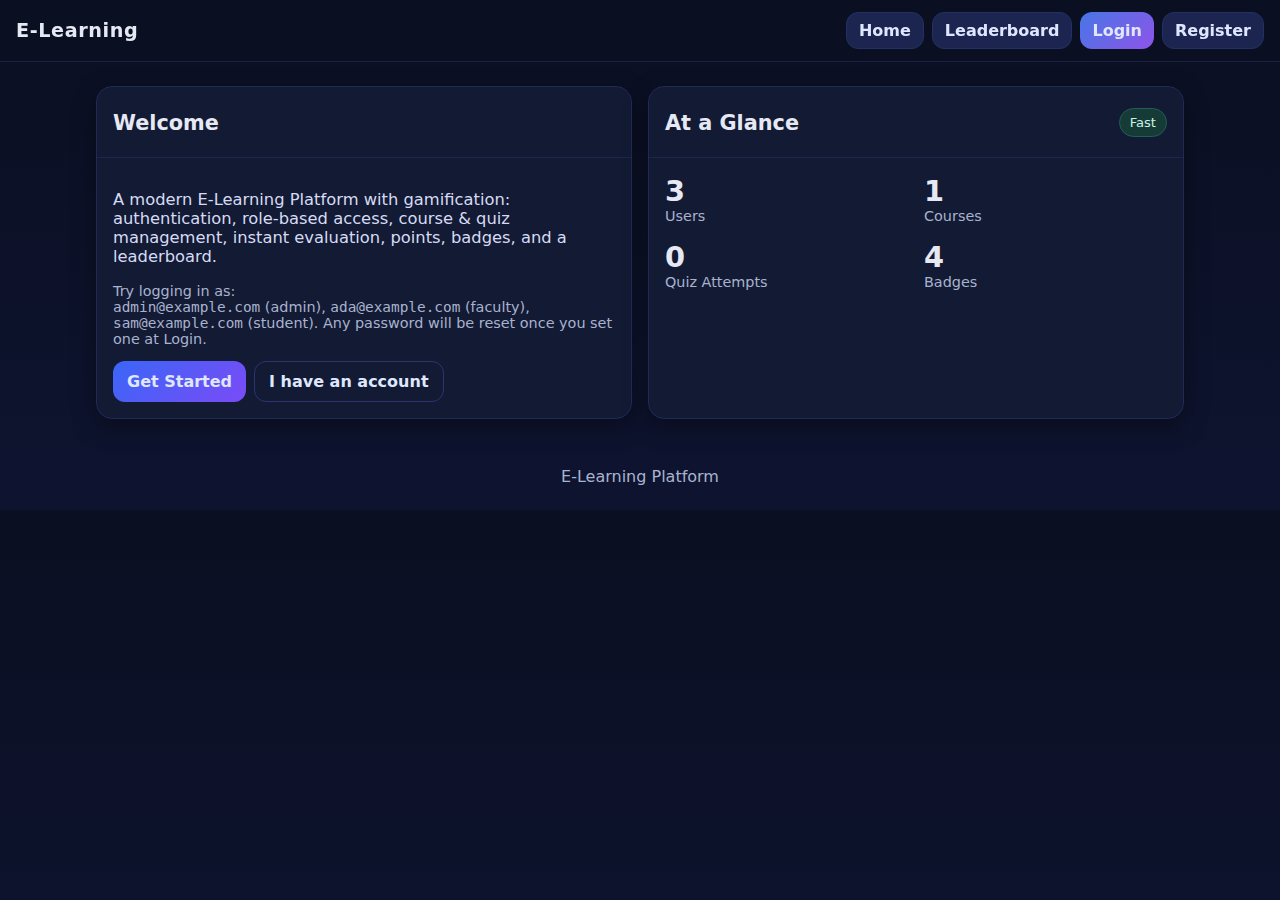
<file: index.html>
<!DOCTYPE html>
<html lang="en">
<head>
  <meta charset="UTF-8" />
  <meta name="viewport" content="width=device-width, initial-scale=1.0"/>
  <title>E‑Learning Platform (Frontend Only)</title>
  <link rel="stylesheet" href="assets/css/styles.css"/>
</head>
<body>
  <header class="app-header">
    <div class="brand">E‑Learning</div>
    <nav id="nav" class="nav"></nav>
  </header>

  <main id="app" class="container">
    <!-- Views will be injected here by app.js -->
  </main>

  <footer class="app-footer">
    <div>E‑Learning Platform</div>
  </footer>

  <script src="assets/js/app.js"></script>
</body>
</html>
</file>
<file: assets/css/styles.css>
:root{
  --bg:#0b1020;
  --card:#131a33;
  --soft:#1b2550;
  --text:#e6e9f3;
  --muted:#a8b3cf;
  --accent:#6ea8fe;
  --accent-2:#7cf29a;
  --danger:#ff6b7a;
  --warn:#ffd166;
  --ok:#95e6cb;
  --shadow: 0 8px 24px rgba(0,0,0,.35);
  --radius: 16px;
}

*{box-sizing:border-box}
html,body{margin:0;padding:0;background:linear-gradient(180deg,#0a0f21 0%,#0e1430 100%);color:var(--text);font-family:Inter,system-ui,-apple-system,Segoe UI,Roboto,Ubuntu,"Helvetica Neue",Arial}
a{color:var(--accent);text-decoration:none}
.container{max-width:1120px;margin:24px auto;padding:0 16px}
.app-header{position:sticky;top:0;z-index:30;display:flex;align-items:center;justify-content:space-between;padding:12px 16px;background:rgba(10,15,33,.6);backdrop-filter:blur(8px);border-bottom:1px solid #1a2145}
.brand{font-weight:800;letter-spacing:.6px;font-size:1.2rem}
.nav{display:flex;gap:8px;flex-wrap:wrap}
.nav .btn{padding:8px 12px;border-radius:12px;background:var(--soft);border:1px solid #223063}
.nav .btn.primary{background:linear-gradient(135deg,#4776E6 0%, #8E54E9 100%);border:none}
.nav .btn.warn{background:var(--danger);border:none}
.app-footer{padding:24px;text-align:center;color:var(--muted)}

.grid{display:grid;gap:16px}
.grid.cols-2{grid-template-columns:repeat(2,minmax(0,1fr))}
.grid.cols-3{grid-template-columns:repeat(3,minmax(0,1fr))}
@media (max-width: 900px){.grid.cols-2,.grid.cols-3{grid-template-columns:1fr}}

.card{background:var(--card);border:1px solid #202a56;border-radius:var(--radius);box-shadow:var(--shadow)}
.card .card-head{display:flex;align-items:center;justify-content:space-between;padding:14px 16px;border-bottom:1px solid #1d2652}
.card .card-body{padding:16px}
.card:hover{transform:translateY(-1px);transition:transform .15s ease}
.card .kpi{font-size:1.8rem;font-weight:700}
.badge{display:inline-flex;gap:6px;align-items:center;padding:6px 10px;border-radius:999px;background:#1f2a5c;border:1px solid #2a3a7a;color:#c3cdf0;font-size:.82rem}
.badge.ok{background:#163a35;border-color:#215e56;color:#c8f3e9}
.badge.warn{background:#45202a;border-color:#7c3547;color:#ffc2ca}
.table{width:100%;border-collapse:collapse}
.table th,.table td{padding:10px;border-bottom:1px solid #223063;text-align:left}
.table th{color:#a9b6dc;font-weight:600}

input,select,textarea{width:100%;padding:12px 14px;background:#12183a;border:1px solid #253068;border-radius:12px;color:var(--text)}
label{display:block;margin:6px 2px 8px;color:#bac6eb;font-size:.92rem}
button{cursor:pointer}
.btn{display:inline-flex;align-items:center;gap:8px;padding:10px 14px;border-radius:12px;border:1px solid #223063;background:#172052;color:#dfe7ff;font-weight:600}
.btn.primary{background:linear-gradient(135deg,#3a66f7 0%,#7a4bf6 100%);border:none}
.btn:hover{filter:brightness(1.08)}
.btn.ghost{background:transparent;border-color:#2a3570}
.btn.warn{background:#ff6b7a;border:none}
.btn.ok{background:#1da27e;border:none}
.actions{display:flex;gap:8px;flex-wrap:wrap}
hr{border:none;border-top:1px solid #23306a;margin:16px 0}
h1,h2,h3{margin:10px 0 8px}
h1{font-size:1.6rem}
h2{font-size:1.3rem}
h3{font-size:1.1rem}
.lead{font-size:1.02rem;color:#d6dbf4}
.small{color:var(--muted);font-size:.9rem}
.empty{padding:24px;text-align:center;color:#95a2cf}
.tag{display:inline-block;padding:6px 10px;border:1px solid #29377b;border-radius:999px;background:#172053;color:#c6d2ff;font-size:.8rem}
.form-row{display:grid;grid-template-columns:1fr 1fr;gap:12px}
@media(max-width:800px){.form-row{grid-template-columns:1fr}}
</file>
